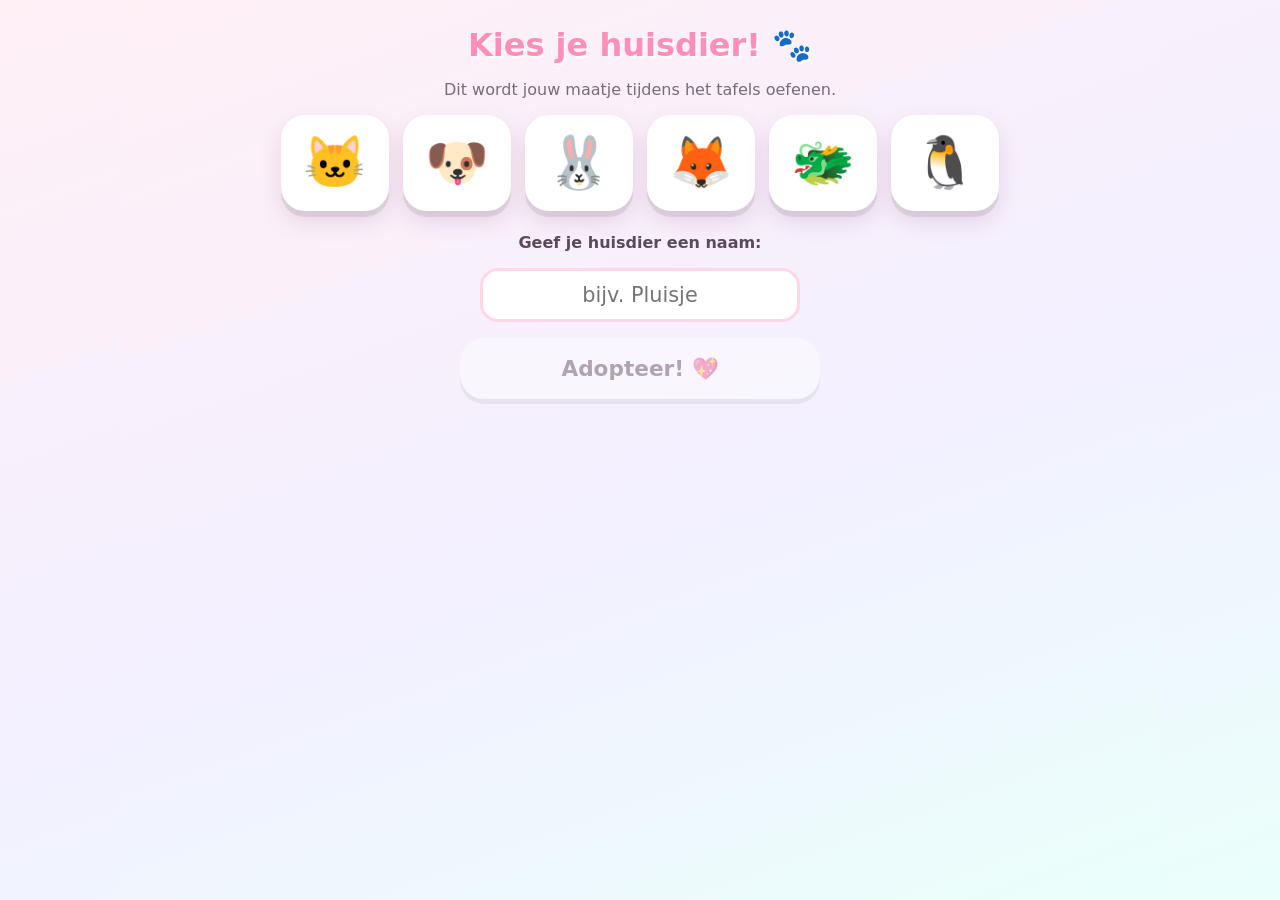
<file: index.html>
<!DOCTYPE html>
<html lang="nl">
<head>
  <meta charset="UTF-8" />
  <meta name="viewport" content="width=device-width, initial-scale=1.0, maximum-scale=1.0, user-scalable=no" />
  <meta name="theme-color" content="#ffd7e6" />
  <meta name="description" content="Leer de tafels van 1 t/m 12 met je eigen schattige huisdier." />
  <title>Tafelpret 🐾 — Leer de tafels met je huisdier</title>
  <link rel="stylesheet" href="css/styles.css" />
  <link rel="icon" href="data:image/svg+xml,<svg xmlns='http://www.w3.org/2000/svg' viewBox='0 0 100 100'><text y='.9em' font-size='90'>🐾</text></svg>" />
  <!-- PWA: installeerbaar op de tablet -->
  <link rel="manifest" href="manifest.json" />
  <link rel="apple-touch-icon" href="icons/icon-192.png" />
  <meta name="mobile-web-app-capable" content="yes" />
  <meta name="apple-mobile-web-app-capable" content="yes" />
  <meta name="apple-mobile-web-app-status-bar-style" content="default" />
  <meta name="apple-mobile-web-app-title" content="Tafelpret" />
</head>
<body>
  <!-- Top bar: altijd zichtbaar, toont munten en huisdiernaam -->
  <header id="topbar" class="hidden">
    <div class="pet-tag">
      <span id="topPetFace">🐱</span>
      <span id="topPetName">Mauw</span>
    </div>
    <div class="top-right">
      <button id="soundBtn" class="icon-btn" title="Geluid aan/uit">🔊</button>
      <div class="coins">
        <span class="coin-icon">🪙</span>
        <span id="coinCount">0</span>
      </div>
    </div>
  </header>

  <main id="app">
    <!-- ============ SCHERM: Huisdier kiezen (eerste keer) ============ -->
    <section id="screen-adopt" class="screen">
      <h1 class="big-title">Kies je huisdier! 🐾</h1>
      <p class="subtitle">Dit wordt jouw maatje tijdens het tafels oefenen.</p>
      <div id="petChoices" class="pet-choices"></div>
      <label class="name-label" for="petNameInput">Geef je huisdier een naam:</label>
      <input id="petNameInput" class="name-input" type="text" maxlength="14" placeholder="bijv. Pluisje" />
      <button id="adoptBtn" class="btn btn-big" disabled>Adopteer! 💖</button>
    </section>

    <!-- ============ SCHERM: Home / huisdier verzorgen ============ -->
    <section id="screen-home" class="screen hidden">
      <div class="pet-stage">
        <div id="petDisplay" class="pet-display">
          <div id="petAccessoryHat" class="accessory hat"></div>
          <div id="petFace" class="pet-face">🐱</div>
          <div id="petAccessoryNeck" class="accessory neck"></div>
          <div id="petAccessoryItem" class="accessory item"></div>
        </div>
        <div id="petSpeech" class="pet-speech"></div>
      </div>

      <div class="stats">
        <div class="stat">
          <span class="stat-label">🍗 Honger</span>
          <div class="bar"><div id="barFood" class="bar-fill food"></div></div>
        </div>
        <div class="stat">
          <span class="stat-label">😊 Blijheid</span>
          <div class="bar"><div id="barHappy" class="bar-fill happy"></div></div>
        </div>
      </div>

      <div class="home-buttons">
        <button id="goPracticeBtn" class="btn btn-big btn-primary">🎓 Tafels oefenen</button>
        <div class="home-row">
          <button id="goShopBtn" class="btn">🛍️ Winkel</button>
          <button id="goProgressBtn" class="btn">⭐ Voortgang</button>
        </div>
      </div>

      <!-- Voor de ouder: installeren + spelstand veiligstellen -->
      <div class="home-footer">
        <button id="installBtn" class="text-btn hidden">📲 Installeer op tablet</button>
        <button id="backupBtn" class="text-btn">💾 Back-up</button>
        <button id="restoreBtn" class="text-btn">📂 Herstel</button>
        <input id="restoreInput" type="file" accept="application/json" hidden />
      </div>
    </section>

    <!-- ============ SCHERM: Tafels kiezen ============ -->
    <section id="screen-practice" class="screen hidden">
      <button class="back-btn" data-back="home">⬅️ Terug</button>
      <h2 class="title">Welke tafels wil je oefenen?</h2>
      <div id="tableGrid" class="table-grid"></div>
      <div class="quick-select">
        <button id="selectAllBtn" class="btn btn-small">Alles</button>
        <button id="selectNoneBtn" class="btn btn-small">Niks</button>
        <button id="selectEasyBtn" class="btn btn-small">Makkelijk (1,2,5,10)</button>
      </div>

      <h3 class="title-sm">Hoeveel vragen?</h3>
      <div id="lengthChoices" class="length-choices"></div>

      <button id="startQuizBtn" class="btn btn-big btn-primary" disabled>Start! 🚀</button>
    </section>

    <!-- ============ SCHERM: Quiz ============ -->
    <section id="screen-quiz" class="screen hidden">
      <div class="quiz-top">
        <button class="back-btn small" data-back="practice">✖️</button>
        <div class="progress-track"><div id="quizProgress" class="progress-fill"></div></div>
        <div class="streak" id="streakBox">🔥 <span id="streakCount">0</span></div>
      </div>

      <div id="miniPet" class="mini-pet">🐱</div>

      <div class="question-card">
        <div id="questionText" class="question-text">3 × 4</div>
        <div id="answerDisplay" class="answer-display">_</div>
      </div>

      <div id="feedback" class="feedback"></div>

      <div id="numpad" class="numpad"></div>
    </section>

    <!-- ============ SCHERM: Resultaat ============ -->
    <section id="screen-result" class="screen hidden">
      <div id="resultPet" class="result-pet">🎉</div>
      <h2 id="resultTitle" class="big-title">Goed gedaan!</h2>
      <div class="result-stats">
        <div class="result-stat"><span id="resultScore">0/0</span><small>goed</small></div>
        <div class="result-stat"><span id="resultCoins">+0</span><small>🪙 munten</small></div>
      </div>
      <div id="resultStars" class="result-stars"></div>
      <div class="result-buttons">
        <button id="againBtn" class="btn btn-primary">Nog een keer 🔁</button>
        <button id="resultHomeBtn" class="btn">Naar huis 🏠</button>
      </div>
    </section>

    <!-- ============ SCHERM: Winkel ============ -->
    <section id="screen-shop" class="screen hidden">
      <button class="back-btn" data-back="home">⬅️ Terug</button>
      <h2 class="title">🛍️ Winkel</h2>
      <div class="shop-tabs">
        <button class="shop-tab active" data-tab="food">🍗 Eten</button>
        <button class="shop-tab" data-tab="toy">🎾 Speelgoed</button>
        <button class="shop-tab" data-tab="wear">👒 Kleertjes</button>
      </div>
      <div id="shopItems" class="shop-items"></div>
    </section>

    <!-- ============ SCHERM: Voortgang ============ -->
    <section id="screen-progress" class="screen hidden">
      <button class="back-btn" data-back="home">⬅️ Terug</button>
      <h2 class="title">⭐ Jouw voortgang</h2>
      <p class="subtitle">Elke tafel kan 3 sterren krijgen. Hoe vaker goed, hoe meer sterren!</p>
      <div id="weakPanel" class="weak-panel hidden">
        <h3 class="title-sm">💪 Hier nog even op oefenen</h3>
        <div id="weakList" class="weak-list"></div>
      </div>
      <div id="progressList" class="progress-list"></div>
    </section>
  </main>

  <!-- Confetti-laag voor feestjes -->
  <canvas id="confetti" class="confetti-canvas"></canvas>

  <script src="js/storage.js"></script>
  <script src="js/sound.js"></script>
  <script src="js/pet.js"></script>
  <script src="js/shop.js"></script>
  <script src="js/quiz.js"></script>
  <script src="js/app.js"></script>
  <script>
    // Service worker registreren zodat de app offline werkt en installeerbaar is.
    if ('serviceWorker' in navigator) {
      window.addEventListener('load', () => navigator.serviceWorker.register('sw.js').catch(() => {}));
    }
  </script>
</body>
</html>
</file>
<file: css/styles.css>
/* ===== Tafelpret — cute huisdierthema ===== */
:root {
  --pink: #ff8fb8;
  --pink-light: #ffd7e6;
  --pink-bg: #fff0f6;
  --purple: #b98cff;
  --mint: #7ad7c4;
  --yellow: #ffd45e;
  --blue: #8cc8ff;
  --good: #58d68d;
  --bad: #ff7b7b;
  --text: #5a4a5a;
  --card: #ffffff;
  --shadow: 0 6px 0 rgba(0,0,0,0.08), 0 10px 22px rgba(150,80,130,0.18);
}

* { box-sizing: border-box; -webkit-tap-highlight-color: transparent; }

html, body {
  margin: 0;
  padding: 0;
  font-family: "Comic Sans MS", "Chalkboard SE", "Baloo 2", system-ui, sans-serif, "Apple Color Emoji", "Segoe UI Emoji", "Noto Color Emoji";
  color: var(--text);
  background: linear-gradient(160deg, #fff0f6 0%, #f3f0ff 55%, #eafffb 100%);
  min-height: 100vh;
  overscroll-behavior: none;
}

body {
  display: flex;
  flex-direction: column;
  align-items: center;
  max-width: 560px;
  margin: 0 auto;
  min-height: 100vh;
}

.hidden { display: none !important; }

/* ===== Topbar ===== */
#topbar {
  width: 100%;
  display: flex;
  justify-content: space-between;
  align-items: center;
  padding: 10px 16px;
  position: sticky;
  top: 0;
  z-index: 20;
  background: rgba(255,255,255,0.7);
  backdrop-filter: blur(6px);
  border-bottom: 3px solid var(--pink-light);
}
.pet-tag { display: flex; align-items: center; gap: 6px; font-weight: bold; font-size: 1.1rem; }
.pet-tag span:first-child { font-size: 1.5rem; }
.coins {
  display: flex; align-items: center; gap: 5px;
  background: var(--yellow);
  padding: 6px 14px;
  border-radius: 20px;
  font-weight: bold;
  font-size: 1.2rem;
  box-shadow: 0 3px 0 #e0a800;
}
.coin-icon { font-size: 1.2rem; }
.top-right { display: flex; align-items: center; gap: 10px; }
.icon-btn {
  font-size: 1.3rem; line-height: 1; background: #fff; border: none; cursor: pointer;
  width: 42px; height: 42px; border-radius: 50%; box-shadow: 0 3px 0 rgba(0,0,0,.12);
}
.icon-btn:active { transform: translateY(3px); box-shadow: 0 0 0 rgba(0,0,0,.12); }

/* Voettekst op home: install + back-up (ouder) */
.home-footer { display: flex; gap: 10px; flex-wrap: wrap; justify-content: center; margin-top: 4px; }
.text-btn {
  font-family: inherit; font-size: .9rem; font-weight: bold; color: var(--text);
  background: rgba(255,255,255,.6); border: none; border-radius: 14px; padding: 8px 14px;
  cursor: pointer; opacity: .85;
}
.text-btn:active { transform: translateY(2px); }
#installBtn { background: var(--mint); color: #fff; opacity: 1; box-shadow: 0 3px 0 #4bbfa8; }

/* ===== Schermen ===== */
#app { width: 100%; flex: 1; padding: 16px; }
.screen {
  animation: pop 0.35s ease;
  display: flex;
  flex-direction: column;
  align-items: center;
  gap: 16px;
}
@keyframes pop { from { opacity: 0; transform: scale(0.96) translateY(10px); } to { opacity: 1; transform: none; } }

.big-title { font-size: 2rem; margin: 10px 0 0; text-align: center; color: var(--pink); text-shadow: 2px 2px 0 #fff; }
.title { font-size: 1.5rem; margin: 6px 0; text-align: center; }
.title-sm { font-size: 1.15rem; margin: 4px 0; }
.subtitle { text-align: center; opacity: 0.8; margin: 0; }

/* ===== Buttons ===== */
.btn {
  font-family: inherit;
  font-size: 1.1rem;
  font-weight: bold;
  color: var(--text);
  background: #fff;
  border: none;
  border-radius: 18px;
  padding: 14px 22px;
  cursor: pointer;
  box-shadow: 0 5px 0 rgba(0,0,0,0.12);
  transition: transform 0.08s, box-shadow 0.08s;
  user-select: none;
}
.btn:active { transform: translateY(4px); box-shadow: 0 1px 0 rgba(0,0,0,0.12); }
.btn-big { font-size: 1.35rem; padding: 18px 30px; border-radius: 24px; width: 100%; max-width: 360px; }
.btn-small { font-size: 0.95rem; padding: 10px 14px; }
.btn-primary { background: var(--pink); color: #fff; box-shadow: 0 5px 0 #d4639a; }
.btn:disabled { opacity: 0.45; cursor: not-allowed; }

.back-btn {
  align-self: flex-start;
  background: #fff;
  border: none;
  border-radius: 16px;
  padding: 10px 16px;
  font-family: inherit;
  font-size: 1rem;
  font-weight: bold;
  color: var(--text);
  cursor: pointer;
  box-shadow: 0 4px 0 rgba(0,0,0,0.1);
}
.back-btn.small { padding: 8px 12px; border-radius: 50%; }

/* ===== Adopt-scherm ===== */
.pet-choices { display: flex; gap: 14px; flex-wrap: wrap; justify-content: center; }
.pet-choice {
  font-size: 3.2rem;
  background: #fff;
  border: 4px solid transparent;
  border-radius: 24px;
  padding: 14px 18px;
  cursor: pointer;
  box-shadow: var(--shadow);
  transition: transform 0.12s;
}
.pet-choice:hover { transform: translateY(-4px) rotate(-3deg); }
.pet-choice.selected { border-color: var(--pink); background: var(--pink-light); transform: scale(1.05); }
.name-label { font-weight: bold; margin-top: 6px; }
.name-input {
  font-family: inherit;
  font-size: 1.3rem;
  text-align: center;
  padding: 12px 16px;
  border: 3px solid var(--pink-light);
  border-radius: 18px;
  width: 100%;
  max-width: 320px;
  outline: none;
}
.name-input:focus { border-color: var(--pink); }

/* ===== Home / huisdierpodium ===== */
.pet-stage {
  position: relative;
  width: 100%;
  background: radial-gradient(circle at 50% 70%, #fff, var(--pink-bg));
  border-radius: 28px;
  padding: 24px 10px 16px;
  box-shadow: var(--shadow);
  display: flex;
  flex-direction: column;
  align-items: center;
}
.pet-display { position: relative; width: 160px; height: 160px; display: flex; align-items: center; justify-content: center; }
.pet-face { font-size: 7rem; animation: breathe 3s ease-in-out infinite; filter: drop-shadow(0 8px 6px rgba(0,0,0,0.12)); }
@keyframes breathe { 0%,100% { transform: scale(1) translateY(0); } 50% { transform: scale(1.04) translateY(-4px); } }
.pet-face.bounce { animation: bounce 0.5s ease; }
@keyframes bounce { 0%,100% { transform: translateY(0); } 30% { transform: translateY(-26px) scale(1.08); } 60% { transform: translateY(0) scale(0.96); } }

.accessory { position: absolute; pointer-events: none; }
.accessory.hat { top: -6px; font-size: 3rem; }
.accessory.neck { bottom: 28px; font-size: 2.3rem; }
.accessory.item { bottom: 6px; right: 6px; font-size: 2.6rem; }

.pet-speech {
  margin-top: 10px;
  background: #fff;
  border-radius: 18px;
  padding: 10px 18px;
  font-size: 1.05rem;
  font-weight: bold;
  box-shadow: 0 3px 0 rgba(0,0,0,0.08);
  min-height: 1.2em;
  text-align: center;
}

/* ===== Stats ===== */
.stats { width: 100%; max-width: 380px; display: flex; flex-direction: column; gap: 10px; }
.stat { display: flex; align-items: center; gap: 10px; }
.stat-label { width: 110px; font-weight: bold; font-size: 0.95rem; }
.bar { flex: 1; height: 22px; background: #eee; border-radius: 12px; overflow: hidden; box-shadow: inset 0 2px 3px rgba(0,0,0,0.12); }
.bar-fill { height: 100%; border-radius: 12px; transition: width 0.5s ease; }
.bar-fill.food { background: linear-gradient(90deg, #ffb36b, #ff8a3d); }
.bar-fill.happy { background: linear-gradient(90deg, #ffe16b, #ffd000); }

.home-buttons { width: 100%; max-width: 380px; display: flex; flex-direction: column; gap: 12px; align-items: center; }
.home-row { display: flex; gap: 12px; width: 100%; }
.home-row .btn { flex: 1; }

/* ===== Tafels kiezen ===== */
.table-grid { display: grid; grid-template-columns: repeat(4, 1fr); gap: 10px; width: 100%; max-width: 380px; }
.table-cell {
  font-family: inherit;
  font-size: 1.2rem;
  font-weight: bold;
  padding: 16px 0;
  border: 3px solid var(--pink-light);
  border-radius: 16px;
  background: #fff;
  cursor: pointer;
  position: relative;
  box-shadow: 0 4px 0 rgba(0,0,0,0.08);
}
.table-cell.selected { background: var(--pink); color: #fff; border-color: var(--pink); }
.table-cell .mini-stars { position: absolute; bottom: 2px; left: 0; right: 0; font-size: 0.6rem; }
.quick-select { display: flex; gap: 8px; flex-wrap: wrap; justify-content: center; }
.length-choices { display: flex; gap: 10px; }
.length-choice {
  font-family: inherit; font-size: 1.1rem; font-weight: bold;
  padding: 12px 20px; border-radius: 16px; border: 3px solid var(--mint);
  background: #fff; cursor: pointer; box-shadow: 0 4px 0 rgba(0,0,0,0.08);
}
.length-choice.selected { background: var(--mint); color: #fff; }

/* ===== Quiz ===== */
.quiz-top { width: 100%; max-width: 420px; display: flex; align-items: center; gap: 10px; }
.progress-track { flex: 1; height: 16px; background: #eee; border-radius: 10px; overflow: hidden; box-shadow: inset 0 2px 3px rgba(0,0,0,0.12); }
.progress-fill { height: 100%; width: 0%; background: linear-gradient(90deg, var(--mint), var(--blue)); transition: width 0.3s; }
.streak { background: #fff; padding: 6px 12px; border-radius: 16px; font-weight: bold; box-shadow: 0 3px 0 rgba(0,0,0,0.08); white-space: nowrap; }

.mini-pet { font-size: 3rem; animation: breathe 3s ease-in-out infinite; }
.mini-pet.happy { animation: bounce 0.5s ease; }

.question-card {
  background: #fff;
  border-radius: 28px;
  padding: 24px 30px;
  box-shadow: var(--shadow);
  text-align: center;
  width: 100%;
  max-width: 360px;
}
.question-text { font-size: 3rem; font-weight: bold; }
.answer-display {
  margin-top: 10px;
  font-size: 2.6rem;
  font-weight: bold;
  color: var(--purple);
  min-height: 1.2em;
  letter-spacing: 2px;
}
.answer-display.shake { animation: shake 0.4s; color: var(--bad); }
.answer-display.correct { color: var(--good); }
@keyframes shake { 0%,100%{transform:translateX(0);} 20%{transform:translateX(-8px);} 40%{transform:translateX(8px);} 60%{transform:translateX(-6px);} 80%{transform:translateX(6px);} }

.feedback { min-height: 1.6em; font-size: 1.2rem; font-weight: bold; text-align: center; }
.feedback.good { color: var(--good); }
.feedback.bad { color: var(--bad); }

.numpad { display: grid; grid-template-columns: repeat(3, 1fr); gap: 10px; width: 100%; max-width: 320px; }
.numkey {
  font-family: inherit; font-size: 1.7rem; font-weight: bold;
  padding: 16px 0; border: none; border-radius: 16px; background: #fff;
  cursor: pointer; box-shadow: 0 5px 0 rgba(0,0,0,0.12); color: var(--text);
}
.numkey:active { transform: translateY(4px); box-shadow: 0 1px 0 rgba(0,0,0,0.12); }
.numkey.ok { background: var(--good); color: #fff; box-shadow: 0 5px 0 #3bb873; }
.numkey.del { background: var(--yellow); box-shadow: 0 5px 0 #e0a800; }

/* ===== Resultaat ===== */
.result-pet { font-size: 6rem; animation: bounce 0.6s ease; }
.result-stats { display: flex; gap: 20px; }
.result-stat { background: #fff; border-radius: 20px; padding: 16px 24px; text-align: center; box-shadow: var(--shadow); display: flex; flex-direction: column; }
.result-stat span { font-size: 2rem; font-weight: bold; color: var(--pink); }
.result-stat small { opacity: 0.7; }
.result-stars { font-size: 2.5rem; letter-spacing: 6px; }
.result-buttons { display: flex; flex-direction: column; gap: 12px; width: 100%; max-width: 320px; }

/* ===== Winkel ===== */
.shop-tabs { display: flex; gap: 8px; }
.shop-tab {
  font-family: inherit; font-size: 1rem; font-weight: bold;
  padding: 10px 14px; border: none; border-radius: 16px; background: #fff;
  cursor: pointer; box-shadow: 0 4px 0 rgba(0,0,0,0.08);
}
.shop-tab.active { background: var(--purple); color: #fff; box-shadow: 0 4px 0 #8f5fd4; }
.shop-items { display: grid; grid-template-columns: repeat(2, 1fr); gap: 12px; width: 100%; max-width: 420px; }
.shop-card {
  background: #fff; border-radius: 20px; padding: 14px; text-align: center;
  box-shadow: var(--shadow); display: flex; flex-direction: column; align-items: center; gap: 6px;
}
.shop-emoji { font-size: 2.8rem; }
.shop-name { font-weight: bold; }
.shop-buy {
  font-family: inherit; font-weight: bold; font-size: 1rem;
  padding: 8px 14px; border: none; border-radius: 14px;
  background: var(--yellow); cursor: pointer; box-shadow: 0 3px 0 #e0a800;
  display: flex; align-items: center; gap: 4px;
}
.shop-buy:disabled { opacity: 0.5; }
.shop-buy.owned { background: var(--good); color: #fff; box-shadow: 0 3px 0 #3bb873; }
.shop-buy.worn { background: var(--purple); color: #fff; box-shadow: 0 3px 0 #8f5fd4; }

/* ===== Voortgang ===== */
.progress-list { width: 100%; max-width: 420px; display: flex; flex-direction: column; gap: 8px; }
.progress-row {
  background: #fff; border-radius: 16px; padding: 12px 16px;
  display: flex; justify-content: space-between; align-items: center;
  box-shadow: 0 3px 0 rgba(0,0,0,0.08);
}
.progress-row .pname { font-weight: bold; }
.progress-row .pstars { font-size: 1.3rem; letter-spacing: 2px; }

/* "Hier nog op oefenen" — zwakke sommen (adaptief) */
.weak-panel {
  width: 100%; max-width: 420px; background: #fff; border-radius: 18px;
  padding: 12px 16px 16px; box-shadow: 0 3px 0 rgba(0,0,0,.08); text-align: center;
}
.weak-panel .title-sm { margin: 2px 0 10px; }
.weak-list { display: flex; flex-wrap: wrap; gap: 8px; justify-content: center; }
.weak-chip {
  background: var(--pink-light); color: var(--text); font-weight: bold;
  padding: 7px 14px; border-radius: 14px; font-size: 1.05rem;
}

/* ===== Confetti ===== */
.confetti-canvas { position: fixed; inset: 0; pointer-events: none; z-index: 50; }

/* ===== Tablet landscape (bv. 11") =====
   Op een breed, liggend scherm gebruiken we twee kolommen i.p.v. één smalle strook,
   zodat de ruimte benut wordt en alles zonder scrollen past (landscape is laag). */
@media (orientation: landscape) and (min-width: 760px) {
  body { max-width: 1040px; }

  /* Home: huisdier links, bediening rechts */
  #screen-home {
    display: grid;
    grid-template-columns: 1.05fr 0.95fr;
    grid-template-areas:
      "pet stats"
      "pet buttons"
      "pet footer";
    align-content: center;
    align-items: center;
    column-gap: 30px;
    row-gap: 14px;
    min-height: calc(100vh - 70px);
  }
  #screen-home .pet-stage   { grid-area: pet; align-self: center; }
  #screen-home .stats       { grid-area: stats; max-width: none; }
  #screen-home .home-buttons{ grid-area: buttons; max-width: none; }
  #screen-home .home-footer { grid-area: footer; }
  #screen-home .pet-face    { font-size: 9rem; }

  /* Quiz: vraag + huisdier links, cijferpad rechts (past in de lage hoogte) */
  #screen-quiz {
    display: grid;
    grid-template-columns: 1.1fr 0.9fr;
    grid-template-areas:
      "top  top"
      "pet  pad"
      "card pad"
      "fb   pad";
    align-content: center;
    justify-items: center;
    column-gap: 40px;
    row-gap: 8px;
    min-height: calc(100vh - 40px);
  }
  #screen-quiz .quiz-top     { grid-area: top; width: 100%; max-width: none; }
  #screen-quiz .mini-pet     { grid-area: pet; }
  #screen-quiz .question-card{ grid-area: card; width: 100%; }
  #screen-quiz .feedback     { grid-area: fb; }
  #screen-quiz .numpad       { grid-area: pad; align-self: center; max-width: 340px; }

  /* Keuze-/winkelschermen: meer breedte benutten */
  #screen-practice .table-grid { max-width: 560px; }
  .shop-items { grid-template-columns: repeat(3, 1fr); max-width: 680px; }
  .progress-list { max-width: 560px; }
  .pet-choices { max-width: 760px; }
}
</file>
